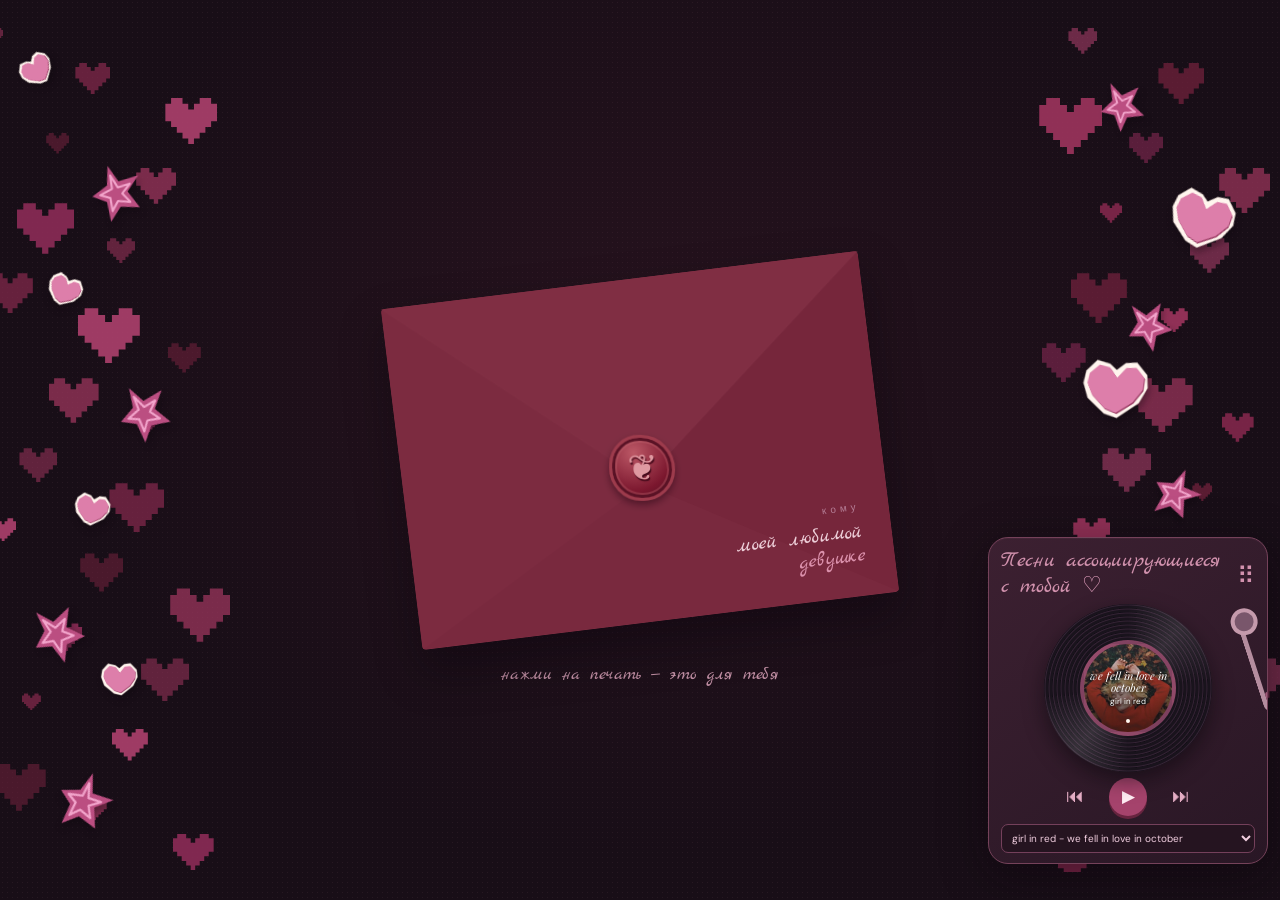
<file: index.html>
<!doctype html>
<html lang="ru">
<head>
  <meta charset="utf-8">
  <meta name="viewport" content="width=device-width, initial-scale=1">
  <meta http-equiv="refresh" content="0;url=main.html">
  <title>For my loml</title>
</head>
<body><a href="main.html">Открыть письмо</a></body>
</html>
</file>
<file: main.css>
﻿@import url('https://fonts.googleapis.com/css2?family=DM+Sans:wght@400;500&family=Playfair+Display:ital,wght@0,400;1,400&display=swap');
@import url('https://fonts.googleapis.com/css2?family=Marck+Script&display=swap');
*{box-sizing:border-box}
body{margin:0;min-height:100svh;position:relative;isolation:isolate;background:#fcf5ef;color:#695249;font-family:'DM Sans',sans-serif;background-image:radial-gradient(#baa18c20 .7px,transparent .7px);background-size:5px 5px}
header{display:flex;justify-content:space-between;align-items:center;padding:30px 5%;gap:20px}
header a{font-family:'Playfair Display',Georgia,serif;color:#826259;font-size:21px;text-decoration:none}
header>span{font-size:11px;color:#ad9588;letter-spacing:1px}
main{width:min(620px,60%);margin:44px auto 55px;text-align:center}
.eyebrow{font-size:9px;letter-spacing:2.6px;color:#a38a7a;margin-bottom:26px}
.note{background:#fffcf7;border:1px solid #e6d7c9;box-shadow:5px 6px 0 #ede0d580,0 12px 40px #94725a08;transform:rotate(-.6deg)}
.edge{display:flex;justify-content:space-between;padding:16px 23px;border-bottom:1px solid #eee4da;font-size:8px;color:#aa9484;letter-spacing:1.8px}
.content{padding:22px 40px 12px}
.spark{font-size:31px;color:#bc9d64}
.dear{font:italic 18px 'Playfair Display',Georgia,serif;color:#a28b7c;margin:14px 0 18px}
h1{font:400 clamp(30px,3.5vw,47px)/1.25 'Playfair Display',Georgia,serif;letter-spacing:-1.6px;margin:0 0 22px}
h1 em{color:#c6818f}
.description{font-size:12px;line-height:1.9;color:#a18b7e;margin:0 0 29px}
label{display:block;text-align:left;font-size:8px;letter-spacing:2px;color:#b39b8d;margin-bottom:8px}
textarea{display:block;width:100%;height:108px;resize:vertical;border:0;border-bottom:1px solid #eaddd0;border-radius:0;padding:0 5px;background:repeating-linear-gradient(transparent 0,transparent 34px,#eee3d8 35px,transparent 36px);font:14px/36px 'Playfair Display',Georgia,serif;color:#695249}
textarea::placeholder{color:#b7a194;font-style:italic}
textarea:focus-visible{outline:2px solid #dca8b1;outline-offset:5px}
.signature{font:italic 16px 'Playfair Display',Georgia,serif;color:#aa8c7c;margin:27px 0 15px}
.signature span{color:#c78290;margin-left:6px}
.bottom{border-bottom:0;border-top:1px solid #eee4da;font-size:7px;padding-block:13px}
.caption{font-size:10px;letter-spacing:.7px;color:#ae9587;margin-top:28px}
footer{display:flex;justify-content:space-between;padding:0 5% 25px;gap:20px;font-size:8px;letter-spacing:1.8px;color:#ae9889}
.hearts{position:absolute;top:110px;bottom:75px;width:19%;overflow:hidden;pointer-events:none;z-index:-1}
.left{left:0}.right{right:0}
.pixel-heart{position:absolute;width:var(--size);aspect-ratio:9/8;background:var(--color);clip-path:polygon(11% 0,33% 0,33% 12.5%,44% 12.5%,44% 25%,55% 25%,55% 12.5%,66% 12.5%,66% 0,88% 0,88% 12.5%,100% 12.5%,100% 50%,88% 50%,88% 62.5%,77% 62.5%,77% 75%,66% 75%,66% 87.5%,55% 87.5%,55% 100%,44% 100%,44% 87.5%,33% 87.5%,33% 75%,22% 75%,22% 62.5%,11% 62.5%,11% 50%,0 50%,0 12.5%,11% 12.5%)}
@media(min-width:1500px){.hearts{width:25%}}
@media(max-width:650px){header{padding:25px 6%}header a{font-size:18px}header>span{display:none}main{width:80%;margin:30px auto 45px}.content{padding:20px 20px 12px}h1{font-size:32px}.description{font-size:11px}.description br{display:none}.eyebrow{font-size:7px;letter-spacing:1.6px}.hearts{width:9%;top:100px}.edge{padding-inline:14px;font-size:6px;letter-spacing:1px}footer{font-size:6px;letter-spacing:1px}}

/* A tiny pastel record player. */
.pixel-heart{animation:heart-bob var(--duration,5s) ease-in-out var(--delay,0s) infinite;transform-origin:center}
@keyframes heart-bob{0%,100%{transform:translateY(0) rotate(-5deg) scale(.96)}50%{transform:translateY(-13px) rotate(5deg) scale(1.05)}}
.music-island{width:min(390px,100%);min-height:390px;margin:42px auto 0;padding:20px;background:#f0e5e9;border:1px solid #dfcbd3;border-radius:20px;box-shadow:5px 6px 0 #e9dbd080;text-align:center}
.music-heading{display:flex;justify-content:space-between;align-items:center;gap:10px;color:#a47788}
.music-heading h2{font:400 17px 'Playfair Display',Georgia,serif;margin:0}
.music-heading>span{font-size:23px}
.turntable{height:166px;position:relative;display:grid;place-items:center;margin:8px 0}
.vinyl{width:158px;aspect-ratio:1;border-radius:50%;position:relative;background:repeating-radial-gradient(circle,#3c3440 0px,#3c3440 2px,#514553 3px,#302b35 4px);box-shadow:0 8px 12px #5f435a25;animation:record-spin 5s linear infinite;animation-play-state:paused}
.vinyl::before{content:'';position:absolute;inset:0;border-radius:50%;background:conic-gradient(transparent 0deg,#ffffff1c 40deg,transparent 85deg,transparent 180deg,#ffffff20 220deg,transparent 265deg)}
.record-label{position:absolute;inset:32%;border-radius:50%;background:#dba9b8;display:grid;place-items:center;color:#775569;font:italic 9px/1.1 Georgia,serif;border:4px solid #e9c7cf}
.record-label i{position:absolute;width:5px;height:5px;border-radius:50%;background:#fcf5ef;top:calc(50% - 2px);left:calc(50% - 2px)}
.record-label span{padding-bottom:12px}
.tonearm{position:absolute;right:32px;top:17px;width:12px;height:103px;border:5px solid #c2ad9f;border-top:0;border-right:0;border-radius:0 0 0 12px;transform:rotate(-25deg);transform-origin:top center;transition:transform .8s}
.tonearm::before{content:'';position:absolute;top:-8px;left:-11px;width:19px;height:19px;border-radius:50%;background:#b0998c;border:4px solid #d9c7bc}
.tonearm::after{content:'';position:absolute;bottom:-5px;left:0;width:14px;height:23px;border-radius:3px;background:#9e7c8c}
.turntable-heart{position:absolute;bottom:10px;left:16px;font-size:17px;color:#c18d9f}
.is-playing .vinyl{animation-play-state:running}
.is-playing .tonearm{transform:rotate(24deg)}
.music-status{font-size:10px;color:#9c7f8b;margin:4px 0 13px;min-height:14px}
@keyframes record-spin{to{transform:rotate(360deg)}}
@media(max-width:420px){.music-island{padding:14px;margin-inline:-4%;width:108%;max-width:none}.music-heading h2{font-size:16px}.tonearm{right:20px}}
@media(prefers-reduced-motion:reduce){.pixel-heart,.vinyl{animation:none}.tonearm{transition:none}}

.music-island{position:fixed;z-index:10;width:min(350px,calc(100vw - 24px));min-height:390px;flex-shrink:0;margin:0;padding:14px 18px;border-radius:20px;max-height:calc(100svh - 24px);overflow-y:auto;box-shadow:0 12px 40px #76596826;transition:left .3s ease,top .3s ease}
.drag-handle{width:100%;border:0;background:none;padding:0 0 8px;cursor:grab;touch-action:none;user-select:none;font:16px 'Playfair Display',Georgia,serif;color:#a47788}
.drag-handle>span:last-child{font-size:24px}
.dragging{transition:none}.dragging .drag-handle{cursor:grabbing}
.turntable{height:224px;margin:0;position:relative}
.vinyl{width:218px;animation-duration:7s}
.record-label{inset:auto;left:50%;top:50%;transform:translate(-50%,-50%);width:98px;height:98px;border:4px solid #ffffff35;background:var(--label-color,#deb0c4);padding:10px 6px;border-radius:50%;display:flex;flex-direction:column;justify-content:center;gap:4px;text-align:center;transition:background .5s}
.record-label span{padding:0;font:9px/1.15 'DM Sans',sans-serif}
.record-label strong{font:italic 13px/1.1 'Playfair Display',Georgia,serif;overflow-wrap:anywhere}
.record-label .record-kicker{font-size:5px;letter-spacing:1.1px}
.record-dot{width:4px;height:4px;border-radius:50%;background:#fff7f0;align-self:center}
.tonearm{right:6px;top:20px;height:130px}
.record-controls{display:flex;justify-content:center;align-items:center;gap:23px;margin:3px 0 10px}
.record-controls button{display:grid;place-items:center;min-width:36px;min-height:36px;border:0;border-radius:50%;background:transparent;color:#896477;font-size:20px;cursor:pointer}
.record-controls #toggle-play{width:44px;height:44px;background:#d4a4b6;color:#fff9f4;font-size:19px;box-shadow:0 3px 0 #b88b9d}
.record-controls button:disabled{opacity:.45;cursor:wait}
.music-island button:focus-visible,.music-island select:focus-visible{outline:2px solid #a47788;outline-offset:3px}
.music-island button:hover:not(:disabled){filter:brightness(.94)}
.song-picker-label{font-size:6px;letter-spacing:1.5px;text-align:center;margin:12px 0 5px}
#song-picker{width:100%;border:1px solid #d8bdc9;border-radius:7px;background:#fbf4f4;color:#896477;padding:7px;font:10px 'DM Sans',sans-serif;margin-bottom:10px}
@media(max-width:650px){body{padding-bottom:500px}}
@media(prefers-reduced-motion:reduce){.music-island{transition:none}}

/* The cover sits on the record itself and turns with the grooves. */
.record-label{width:120px;height:120px;padding:0;overflow:hidden;animation:cover-spin 7s linear infinite;animation-play-state:paused;transform:translate(-50%,-50%);isolation:isolate}
.is-playing .record-label{animation-play-state:running}
#track-cover{position:absolute;inset:0;width:100%;height:100%;object-fit:cover;z-index:-2}
#track-cover[hidden]{display:none}
.cover-fallback{position:absolute;inset:0;display:grid;place-items:center;font-size:86px;color:#ffffff38;z-index:-1}
.has-cover .cover-fallback{display:none}
.record-caption{position:relative;display:flex;flex-direction:column;justify-content:center;gap:5px;width:100%;height:100%;padding:12px 8px;color:#674b5b}
.has-cover .record-caption{color:#fff;background:linear-gradient(transparent,#0009);text-shadow:0 1px 4px #000}
.record-caption strong{font-size:13px}
.record-dot{position:absolute;bottom:9px;left:calc(50% - 2px)}
.audio-progress{display:flex;align-items:center;gap:8px;font-size:9px;color:#896477;margin:10px 0}
#seek{width:100%;min-width:0;accent-color:#b78199;height:16px;cursor:pointer}
.file-actions{display:flex;gap:10px;justify-content:center;margin-top:8px}
.file-button{position:relative;display:inline-block;background:#fbf4f4;border:1px solid #d8bdc9;border-radius:7px;padding:8px 12px;margin:0;font-size:10px;letter-spacing:0;color:#896477;cursor:pointer;overflow:hidden}
.file-button input{position:absolute;inset:0;opacity:0;width:100%;cursor:pointer}
.file-button:focus-within{outline:2px solid #a47788;outline-offset:3px}
@keyframes cover-spin{from{transform:translate(-50%,-50%) rotate(0)}to{transform:translate(-50%,-50%) rotate(360deg)}}
@media(prefers-reduced-motion:reduce){.record-label{animation:none}}

/* Keep the page quiet while preserving labels for assistive technology. */
.sr-only{position:absolute!important;width:1px!important;height:1px!important;padding:0!important;margin:-1px!important;overflow:hidden!important;clip-path:inset(50%)!important;white-space:nowrap!important;border:0!important}
main{margin-top:100px}
.note .content{padding-top:40px;padding-bottom:45px}
.note h1{margin-top:22px;margin-bottom:36px}
.music-heading{justify-content:space-between;padding-bottom:0}
.music-heading>.music-dedication{font:400 22px/1.2 'Marck Script',cursive;text-align:left}
.music-dedication>span{display:inline-block;color:#efa9c8}
@media(max-width:650px){main{margin-top:65px}.note .content{padding:25px 20px 35px}}

/* Keep the note area at a fixed size. */
textarea{resize:none}

.spotify-player{border-radius:12px;overflow:hidden;background:#e5d5de;min-height:80px;margin-top:12px}
.spotify-player iframe{display:block;border:0;width:100%;height:80px;border-radius:12px}

.spotify-auth{display:block;width:100%;padding:10px 14px;border:1px solid #d8bdc9;border-radius:10px;background:#fbf4f4;color:#896477;font:12px 'DM Sans',sans-serif;cursor:pointer;margin-top:10px}
.spotify-auth[hidden]{display:none}
.music-status{line-height:1.5;overflow-wrap:anywhere;margin:8px 0}

/* Midnight rose palette. */
:root{color-scheme:dark}
body{background-color:#180e17;color:#f4d9e3;background-image:radial-gradient(ellipse at 50% 40%,#63243a30,transparent 65%),radial-gradient(#d38aa015 .7px,transparent .7px);background-size:100% 100%,5px 5px;padding-bottom:0}
main{width:min(760px,66%);min-height:100svh;margin:0 auto;display:flex;align-items:center;justify-content:center}
.note{width:100%;background:linear-gradient(135deg,#321725,#25131f);border-color:#6e314b;box-shadow:6px 7px 0 #421d3155,0 20px 80px #07030940;position:relative}
.note::after{content:'';position:absolute;inset:10px;border:1px solid #a65b7428;pointer-events:none}
.note{background:#eee5df;border:0;border-radius:0;box-shadow:none;transform:none;color:#604b53;min-height:560px}
.note::after{display:none}
.note .spark{color:#aa647f}
.note .content h1{color:#604b53}
.note h1 em{color:#a75877}
.note textarea{color:#604b53;border-bottom-color:#cfbec4;background:repeating-linear-gradient(transparent 0,transparent 34px,#d9cbd0 35px,transparent 36px)}
.note textarea:focus-visible{outline-color:#a75877}
.note .content{padding:64px 30px 70px}
.spark{color:#c46b8b}
.note h1{font-family:'Playfair Display',Georgia,serif;font-size:clamp(36px,5.2vw,68px);line-height:1.3;font-weight:400;letter-spacing:-1px;margin:22px 0 0;color:#f3d8e3;text-wrap:balance}
h1 em{color:#d27097}
.hearts{position:fixed;top:28px;bottom:28px}
.music-island{background:linear-gradient(145deg,#3c2031,#291725);border-color:#75425a;box-shadow:0 12px 48px #08030970,inset 0 1px 0 #f1b4ce0a}
.drag-handle,.music-heading{color:#d292ae}
.vinyl{background:repeating-radial-gradient(circle,#19131c 0px,#19131c 2px,#352335 3px,#100d14 4px);box-shadow:0 8px 20px #08050980}
.record-label{background:linear-gradient(135deg,#8b3e5d,#5e2845);border-color:#bc759548}
.record-caption{color:#ffe6ef;text-shadow:0 1px 4px #200d18}
.tonearm{border-color:#b58d9f}
.tonearm::before{background:#79566b;border-color:#c59aac}
.tonearm::after{background:#a15a7a}
.record-controls button{color:#e4adc4}
.record-controls #toggle-play{background:#a5436c;color:#ffedf4;box-shadow:0 3px 0 #67243f}
.music-status{color:#d4a5b9}
#song-picker{background:#251420;color:#f1cedf;border-color:#74405b}
.music-island button:focus-visible,.music-island select:focus-visible{outline-color:#e39cbb}
@media(max-width:650px){body{padding-bottom:400px}main{width:80%;min-height:58svh;margin:0 auto}.note .content{padding:40px 18px 48px}.note h1{font-size:clamp(30px,7vw,44px)}.hearts{top:20px;bottom:20px}}

/* Fit the complete player inside the viewport. */
.note{background:transparent;min-height:560px;display:grid;align-items:center}
.letter-intro{display:flex;align-items:center;justify-content:center;gap:36px;padding:45px 0}
.closed-envelope{position:relative;width:480px;max-width:88%;aspect-ratio:1.4;background:#78283d;border-radius:4px;box-shadow:0 22px 45px #08030965,inset 0 0 0 1px #ce6e7c33;transform:rotate(-7deg);isolation:isolate}
.envelope-fold{position:absolute;inset:0;overflow:hidden;border-radius:inherit}
.envelope-fold::before,.envelope-fold::after{content:'';position:absolute;inset:0}
.envelope-fold::before{background:#7c2b40;clip-path:polygon(0 0,55% 56%,0 100%)}
.envelope-fold::after{background:#76263b;clip-path:polygon(100% 0,45% 56%,100% 100%)}
.envelope-fold{background:#79293e;clip-path:polygon(0 0,50% 42%,100% 0,100% 100%,0 100%)}
.envelope-flap{position:absolute;inset:0;background:#802e43;clip-path:polygon(0 0,100% 0,50% 59%);filter:drop-shadow(0 3px 2px #29071280)}
.wax-seal{position:absolute;left:50%;top:55%;transform:translate(-50%,-50%) rotate(8deg);width:66px;height:66px;display:grid;place-items:center;border-radius:46% 54% 49% 51%;background:radial-gradient(circle at 35% 25%,#bc5866,#7b172e 65%,#4c0e20);border:3px solid #9d3b4c;box-shadow:0 4px 7px #27061380,inset 0 0 0 3px #591225,inset 0 0 0 5px #c46b7455;color:#df99a1;text-shadow:1px 2px 1px #450a1b;font:36px Georgia,serif}
.letter-recipient{position:absolute;left:auto;right:6%;bottom:8%;text-align:right;color:#edced8;z-index:1}
.recipient-label{font:10px 'DM Sans',sans-serif;letter-spacing:4px;color:#b57e96}
.letter-recipient p{font:400 21px/1.15 'Marck Script',cursive;margin:5px 0 0;white-space:nowrap}
.letter-recipient em{color:#dc92ad;font-weight:400;font-style:normal}
.recipient-heart{display:none}
@media(max-width:650px){.letter-intro{flex-direction:column;gap:32px;padding:40px 0}.closed-envelope{width:340px;max-width:95%}.letter-recipient p{font-size:19px}.note{min-height:520px}}
.paper-sticker{position:absolute;width:var(--sticker-size,52px);max-width:75%;height:auto;pointer-events:none;transform:rotate(var(--sticker-angle,0deg));filter:drop-shadow(2px 5px 3px #09040a50);animation:sticker-float var(--float-duration,6s) ease-in-out var(--float-delay,0s) infinite}
@keyframes sticker-float{0%,100%{transform:translate(0,0) rotate(calc(var(--sticker-angle,0deg) - 5deg))}50%{transform:translate(3px,-12px) rotate(calc(var(--sticker-angle,0deg) + 5deg))}}
@media(prefers-reduced-motion:reduce){.paper-sticker{animation:none}}
@media(max-width:650px){.hearts{width:10%}.paper-sticker{max-width:90%;left:5%!important}}
.music-island{width:min(280px,calc(100vw - 24px));min-width:0;min-height:0;padding:10px 12px;max-height:calc(100svh - 24px);overflow-x:hidden}
.turntable{height:174px}
.vinyl{width:168px;max-width:100%}
.record-label{width:96px;height:96px}
.record-caption{padding:8px 5px;gap:3px}
.record-caption strong{font-size:11px}
.record-label span{font-size:8px}
.tonearm{right:8px;top:16px;height:102px;transform:rotate(-18deg);transition:transform 1.2s cubic-bezier(.4,0,.2,1);z-index:2}
@media(prefers-reduced-motion:reduce){.tonearm{transition:none}}
.record-controls{gap:18px;margin:3px 0 8px}
.record-controls button{min-width:32px;min-height:32px;font-size:18px}
.record-controls #toggle-play{width:38px;height:38px;font-size:17px}
#song-picker{min-width:0;margin-bottom:0;padding:6px}
@media(max-height:360px){.turntable{height:116px}.vinyl{width:110px}.record-label{width:76px;height:76px}.record-caption strong{font-size:9px}.tonearm{height:72px;top:12px}.drag-handle>span:last-child{font-size:18px}}

/* A letter surrounded by the memories that belong to it. */
.content-collage{position:relative;grid-area:1/1;width:min(480px,88%);height:300px;z-index:0;pointer-events:none;animation:collage-reveal 1.4s ease both}
.collage-piece{position:absolute;object-fit:contain;filter:url(#paper-cutout);opacity:1;border:0;box-shadow:none;background:transparent}
.letter-edge{pointer-events:none;z-index:1}
.letter-open .letter-edge{animation:letter-decoration-sway 6s ease-in-out 1.6s infinite,letter-decoration-pulse 2s ease-in-out 1.6s infinite;transform-origin:center}
.letter-open .letter-edge:nth-of-type(3n){animation-duration:7.5s,2s;animation-delay:2s,1.6s;animation-direction:reverse,normal}
.letter-open .letter-edge:nth-of-type(3n + 1){animation-duration:8.5s,2s;animation-delay:1.8s,1.6s}
@keyframes letter-decoration-pulse{
  0%,100%{scale:1}
  50%{scale:1.04}
}
@keyframes letter-decoration-sway{
  0%,100%{translate:0 0;rotate:-1deg}
  50%{translate:0 -4px;rotate:1deg}
}
.letter-flower-top{width:115px;left:-55px;top:-45px;transform:rotate(-24deg)}
.letter-flower-bottom{width:115px;right:-55px;bottom:-50px;transform:rotate(156deg)}
.letter-mine{width:100px;right:-35px;top:-35px;transform:rotate(12deg)}
.letter-stamp{width:70px;right:30px;top:35px;transform:rotate(13deg)}
.collage-roses{width:100px;height:180px;right:-34px;top:85px;transform:rotate(12deg)}
.collage-te-amo{width:150px;left:25%;bottom:-28px;transform:rotate(-7deg)}
.collage-heart-one{width:105px;left:-65px;top:22%;transform:rotate(-18deg)}
.collage-heart-two{width:130px;right:-65px;bottom:22%;transform:rotate(17deg)}
.collage-couple{width:110px;left:-60px;top:43%;transform:rotate(-12deg)}
.collage-receipt{width:100px;right:-55px;top:36%;transform:rotate(16deg)}
.collage-love{width:44px;height:210px;object-fit:cover;object-position:left;left:-17px;bottom:35px;transform:rotate(-8deg)}
@keyframes collage-reveal{from{opacity:0;transform:translateY(18px) scale(.96)}to{opacity:1;transform:translateY(0) scale(1)}}
body{overflow-x:hidden}
.letter-intro{position:relative;min-height:560px;display:grid;grid-template-columns:1fr;place-items:center;gap:0;perspective:1200px}
.closed-envelope{grid-area:1/1;z-index:1;cursor:pointer;transition:transform 1.1s cubic-bezier(.22,1,.36,1),opacity .8s ease;outline-offset:12px}
.closed-envelope:focus-visible{outline:2px solid #e2a4bb}
.closed-envelope:hover{transform:rotate(-4deg) translateY(-5px)}
.envelope-flap{transform-origin:top;transition:transform .8s ease,opacity .6s ease .3s;backface-visibility:hidden}
.wax-seal,.letter-recipient{transition:opacity .35s ease}
.open-hint{position:absolute;bottom:26px;width:100%;text-align:center;color:#c18fa4;font:18px 'Marck Script',cursive;letter-spacing:.3px;transition:opacity .3s}
.love-letter{grid-area:1/1;position:relative;z-index:3;width:min(480px,88%);min-height:300px;padding:42px 32px;background:#f1e7d9;color:#694955;border:1px solid #deceba;box-shadow:0 18px 60px #07030860,inset 0 0 40px #d1ad7f20;text-align:center;animation:letter-unfold 1.25s cubic-bezier(.22,1,.36,1) both}
.love-letter::before{content:'';position:absolute;inset:10px;border:1px solid #b68e7933;pointer-events:none}
.love-letter p{font:28px/1.7 'Marck Script',cursive;margin:24px 0;white-space:pre-line;overflow-wrap:anywhere}
.letter-ornament{color:#a35a73;font-size:28px}
.letter-sign{font:19px 'Marck Script',cursive;color:#ab7785}
.close-letter{position:absolute;right:17px;top:14px;border:0;background:transparent;color:#986c7b;font:24px Georgia,serif;cursor:pointer;width:32px;height:32px}
.close-letter:focus-visible{outline:2px solid #a75877;outline-offset:2px}
.letter-open main{width:min(960px,90%)}
.letter-open .note{margin-block:80px}
.letter-open .letter-intro{padding:175px 0;min-height:700px}
.letter-open .closed-envelope{animation:envelope-fall 1.6s cubic-bezier(.4,0,.8,.5) both;cursor:default;pointer-events:none}
.letter-open .envelope-flap{transform:rotateX(175deg);opacity:0}
.letter-open .wax-seal,.letter-open .letter-recipient,.letter-open .open-hint{opacity:0;pointer-events:none}
.photo-ribbon{position:absolute;z-index:4;left:0;right:0;height:140px;overflow:hidden;mask-image:linear-gradient(90deg,transparent,#000 5%,#000 95%,transparent);border-block:1px solid #bf80982b;background:#3d1b2a40;animation:ribbon-appear 1.2s ease both}
.ribbon-top{top:10px}
.ribbon-bottom{bottom:10px;animation-delay:.25s}
.photo-track{display:flex;width:max-content;height:100%;animation:memory-drift 48s linear infinite;animation-play-state:paused}
.letter-open .photo-track{animation-play-state:running}
.ribbon-bottom .photo-track{animation-direction:reverse;animation-duration:56s}
.photo-group{display:flex;gap:24px;padding:12px 24px 12px 0;flex-shrink:0}
.memory-frame{position:relative;flex:0 0 142px;width:142px;height:114px;padding:5px 5px 15px;background:#ebdfd5;border:1px solid #fff3e630;box-shadow:0 4px 10px #0c050c40;transform:rotate(-2deg);overflow:visible;isolation:isolate}
.memory-frame:nth-child(even){transform:rotate(2deg)}
.memory-frame img{position:relative;display:block;width:100%;height:100%;object-fit:cover}
.decorative-frame img{object-fit:contain;background:#fff8f5}
.memory-frame .memory-sticker{position:absolute;z-index:2;width:38px;height:38px;object-fit:contain;background:transparent;padding:0;border:0;border-radius:0;box-shadow:none;filter:drop-shadow(1px 2px 2px #3b132b55);pointer-events:none}
.memory-frame .sticker-corner-0{left:-10px;top:-8px;transform:rotate(-17deg)}
.memory-frame .sticker-corner-1{right:-10px;bottom:-7px;transform:rotate(13deg)}
.memory-frame .sticker-corner-2{right:-10px;top:-8px;transform:rotate(18deg)}
.memory-frame .sticker-corner-3{left:-10px;bottom:-7px;transform:rotate(-12deg)}
.memory-placeholder{position:absolute;inset:5px 5px 15px;display:grid;place-items:center;background:linear-gradient(135deg,#caa6ae,#9b6b7f);color:#f6dce5;font:34px Georgia,serif}
.photo-ribbon:hover .photo-track,.photo-ribbon:focus-within .photo-track{animation-play-state:paused}
[hidden]{display:none!important}
@keyframes envelope-fall{
  0%{opacity:1;transform:translateY(0) rotate(-7deg);z-index:5}
  35%{opacity:1;transform:translateY(0) rotate(0);z-index:5}
  65%{opacity:1;transform:translateY(180px) rotate(0);z-index:5}
  100%{opacity:0;transform:translateY(650px) rotate(0);visibility:hidden;z-index:5}
}
@keyframes letter-unfold{
  0%,25%{opacity:0;transform:translateY(180px) scale(.75)}
  45%{opacity:1;transform:translateY(100px) scale(.85)}
  80%{opacity:1;transform:translateY(-18px) scale(1)}
  100%{opacity:1;transform:translateY(0) scale(1)}
}
@keyframes ribbon-appear{from{opacity:0;transform:translateY(15px)}to{opacity:1;transform:translateY(0)}}
@keyframes memory-drift{to{transform:translateX(-50%)}}
@media(max-width:650px){
  .letter-intro{min-height:520px}
  .letter-open main{width:88%;min-height:100svh;display:block}
  .letter-open .letter-intro{padding:140px 0;min-height:620px}
  .content-collage{width:78%;height:280px}
  .collage-heart-one{width:65px;left:-38px}
  .letter-flower-top{width:65px;left:-30px;top:-32px}
  .letter-flower-bottom{width:65px;right:-30px;bottom:-32px}
  .letter-mine{width:50px;right:-18px;top:-25px}
  .letter-stamp{width:45px;right:25px;top:45px}
  .collage-heart-two{width:70px;right:-38px;bottom:22%}
  .collage-couple{width:70px;left:-40px}
  .collage-receipt{width:65px;right:-38px;top:36%}
  .collage-love{width:32px;height:165px;left:-15px;bottom:35px}
  .collage-roses{width:75px;height:145px;right:-26px;top:110px}
  .collage-te-amo{width:115px;left:25%;bottom:-23px}
  .love-letter{width:78%;min-height:280px;padding:36px 26px}
  .love-letter p{font-size:25px}
  .photo-ribbon{height:112px}
  .photo-group{gap:20px;padding:10px 20px 10px 0}
  .memory-frame .memory-sticker{width:30px;height:30px}
  .memory-frame{flex-basis:112px;width:112px;height:90px;padding:4px 4px 12px}
  .memory-placeholder{inset:4px 4px 12px}
  .letter-open .music-island{position:relative;left:auto!important;top:auto!important;margin:18px auto 30px}
  body.letter-open{padding-bottom:0}
}
@media(prefers-reduced-motion:reduce){.closed-envelope,.envelope-flap,.wax-seal,.letter-recipient,.open-hint{transition:none}.love-letter,.photo-ribbon,.photo-track,.content-collage,.letter-open .closed-envelope,.letter-open .letter-edge{animation:none}.letter-open .closed-envelope{visibility:hidden}}
</file>
